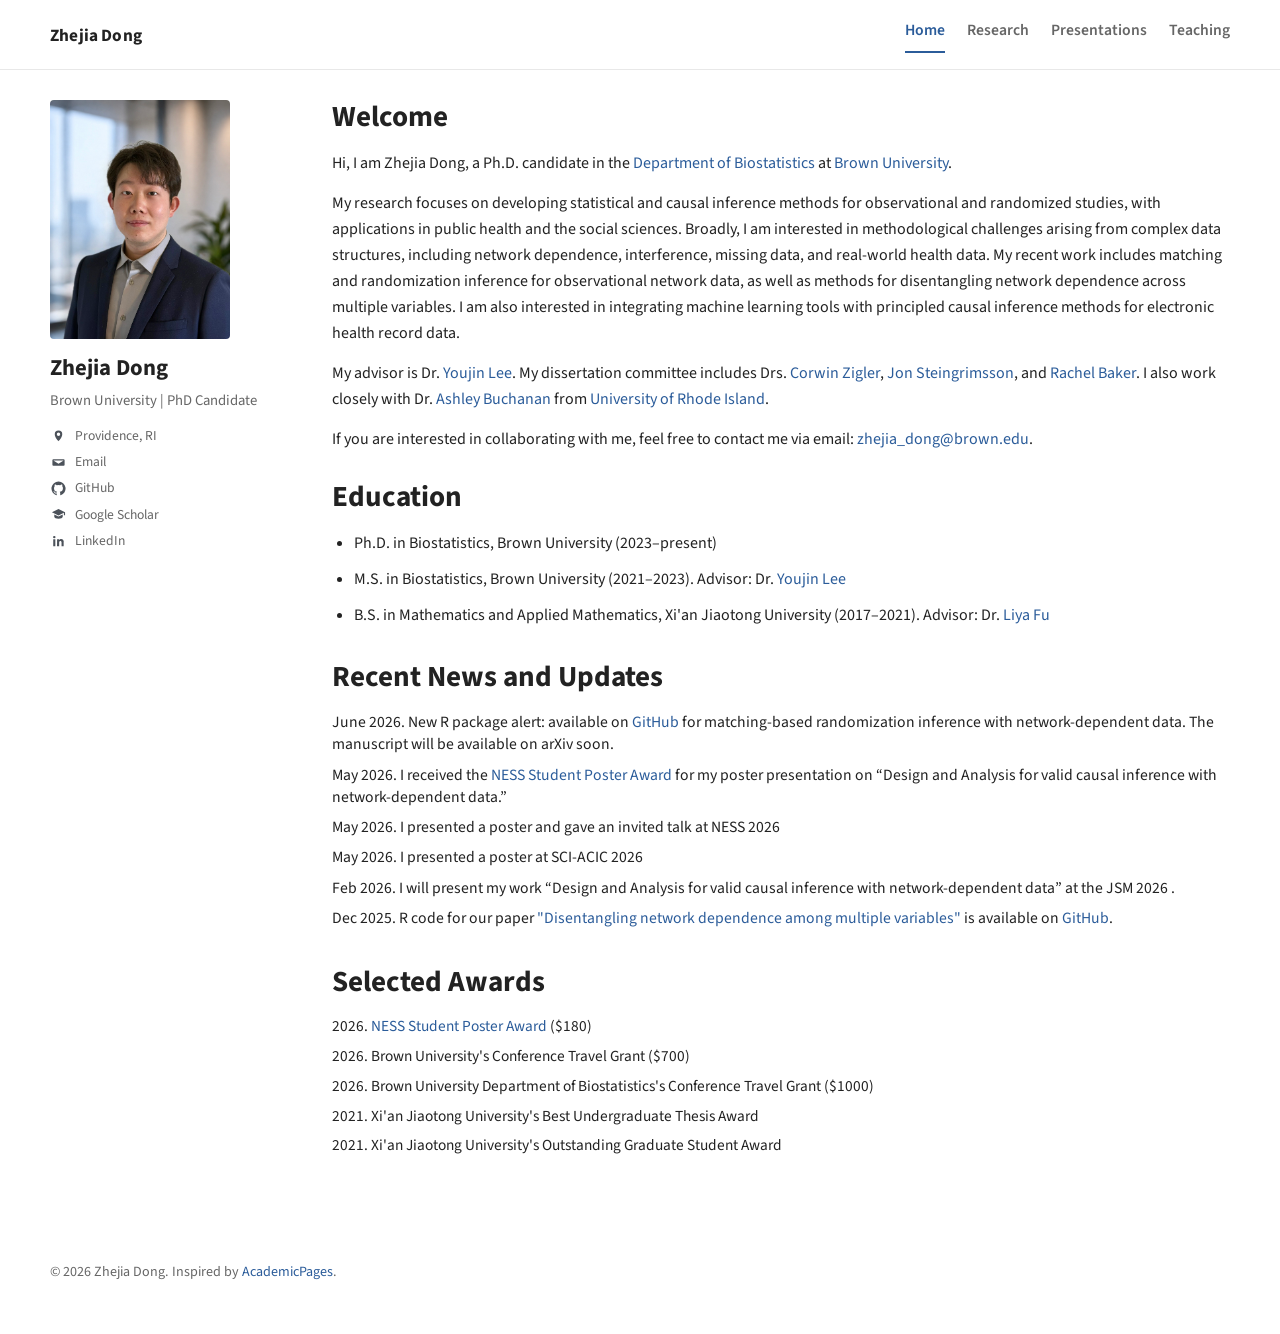
<file: index.html>
<!DOCTYPE html>
<html lang="en">
<head>
  <meta charset="UTF-8" />
  <meta name="viewport" content="width=device-width, initial-scale=1.0" />
  <title>Home | Zhejia Dong</title>
  <link rel="preconnect" href="https://fonts.googleapis.com">
  <link rel="preconnect" href="https://fonts.gstatic.com" crossorigin>
  <link href="https://fonts.googleapis.com/css2?family=Source+Sans+3:wght@400;600;700&display=swap" rel="stylesheet">
  <script>
    document.write('<link rel="stylesheet" href="assets/style.css?v=' + Date.now() + '">');
  </script>
</head>
<body data-page="home">
  <header class="site-header">
    <div class="site-header__inner">
      <a class="site-brand" href="index.html" data-brand-name>Zhejia Dong</a>
      <nav class="site-nav" aria-label="Main navigation">
        <a href="index.html" data-nav="home">Home</a>
        <a href="research.html" data-nav="research">Research</a>
        <a href="presentations.html" data-nav="presentations">Presentations</a>
        <a href="teaching.html" data-nav="teaching">Teaching</a>
      </nav>
    </div>
  </header>

  <main class="layout">
    <aside class="sidebar" aria-label="Profile sidebar">
      <div class="profile-card">
        <img class="profile-card__photo" src="assets/images/profile.jpg" alt="Zhejia Dong photo" data-profile-photo />
        <h1 class="profile-card__name" data-profile-name>Zhejia Dong</h1>
        <p class="profile-card__title" data-profile-title>Assistant Professor / Researcher</p>
        <ul class="profile-card__links" data-profile-links></ul>
      </div>
    </aside>

    <article class="content-column">
      <section class="content-panel hero-panel">
        <h2 class="content-panel__title">Welcome</h2>
        <div class="rich-text" data-home-intro></div>
      </section>

      <section class="content-panel">
        <h2 class="content-panel__title">Education</h2>
        <div class="card-list" data-education-list></div>
      </section>

      <section class="content-panel">
        <h2 class="content-panel__title">Recent News and Updates</h2>
        <div class="news-list" data-news-list></div>
      </section>

      <section class="content-panel">
        <h2 class="content-panel__title">Selected Awards</h2>
        <div class="news-list news-list--compact" data-awards-list></div>
      </section>
    </article>
  </main>

  <footer class="site-footer">
    <p data-site-footer></p>
  </footer>

  <script>
    const assetVersion = Date.now();
    document.write('<script src="assets/site-data.js?v=' + assetVersion + '"><\/script>');
    document.write('<script src="assets/home-data.js?v=' + assetVersion + '"><\/script>');
    document.write('<script src="assets/site.js?v=' + assetVersion + '"><\/script>');
  </script>
</body>
</html>
</file>
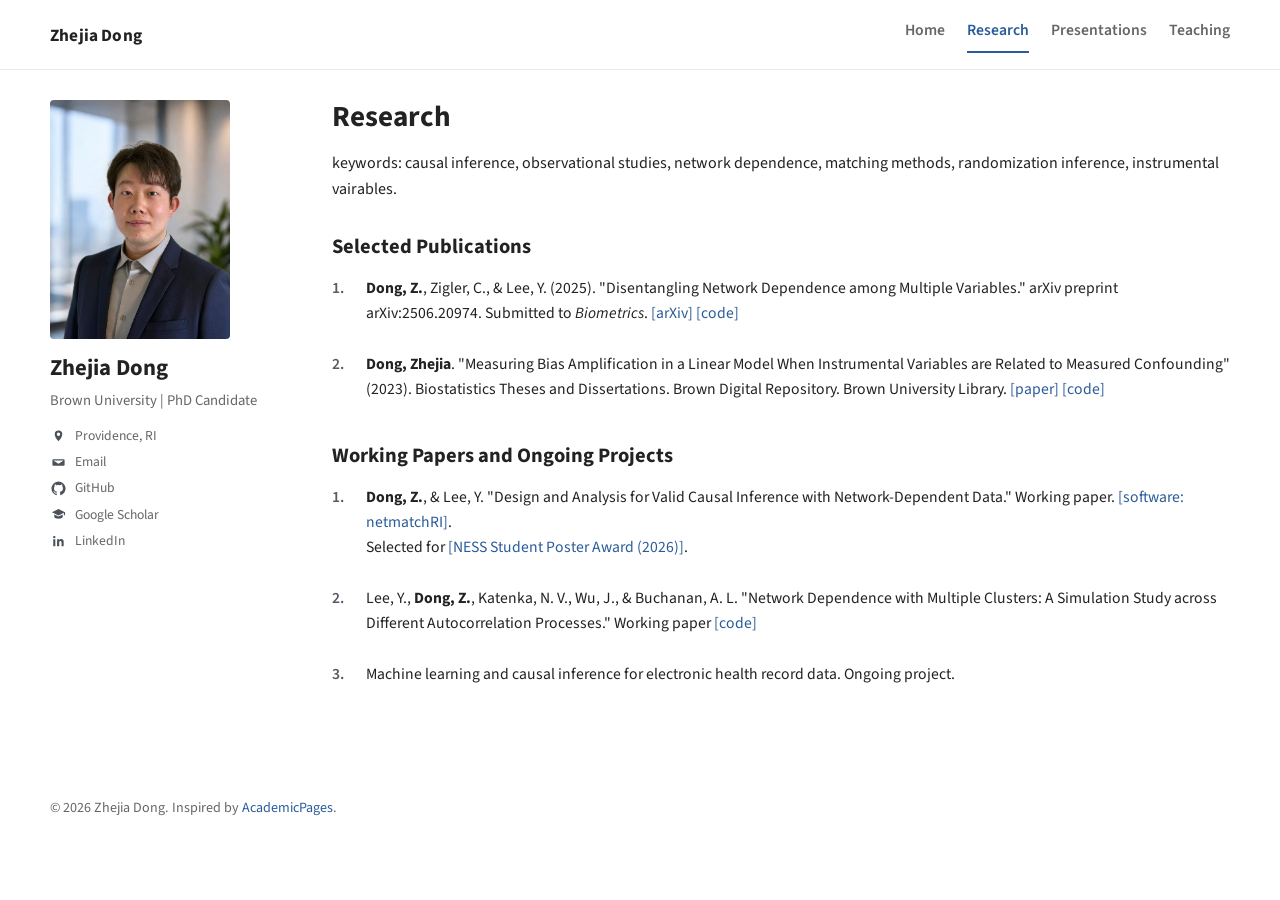
<file: research.html>
<!DOCTYPE html>
<html lang="en">
<head>
  <meta charset="UTF-8" />
  <meta name="viewport" content="width=device-width, initial-scale=1.0" />
  <title>Research | Zhejia Dong</title>
  <link rel="preconnect" href="https://fonts.googleapis.com">
  <link rel="preconnect" href="https://fonts.gstatic.com" crossorigin>
  <link href="https://fonts.googleapis.com/css2?family=Source+Sans+3:wght@400;600;700&display=swap" rel="stylesheet">
  <script>
    document.write('<link rel="stylesheet" href="assets/style.css?v=' + Date.now() + '">');
  </script>
</head>
<body data-page="research">
  <header class="site-header">
    <div class="site-header__inner">
      <a class="site-brand" href="index.html" data-brand-name>Zhejia Dong</a>
      <nav class="site-nav" aria-label="Main navigation">
        <a href="index.html" data-nav="home">Home</a>
        <a href="research.html" data-nav="research">Research</a>
        <a href="presentations.html" data-nav="presentations">Presentations</a>
        <a href="teaching.html" data-nav="teaching">Teaching</a>
      </nav>
    </div>
  </header>

  <main class="layout">
    <aside class="sidebar" aria-label="Profile sidebar">
      <div class="profile-card compact">
        <img class="profile-card__photo" src="assets/images/profile.jpg" alt="Zhejia Dong photo" data-profile-photo />
        <h1 class="profile-card__name" data-profile-name>Zhejia Dong</h1>
        <p class="profile-card__title" data-profile-title>Assistant Professor / Researcher</p>
        <ul class="profile-card__links" data-profile-links></ul>
      </div>
    </aside>

    <article class="content-column">
      <section class="content-panel">
        <h2 class="content-panel__title">Research</h2>
        <div class="rich-text" data-research-overview></div>
      </section>

      <section class="content-panel">
        <h3 class="content-panel__subtitle">Selected Publications</h3>
        <div class="card-list" data-publication-list></div>
      </section>

      <section class="content-panel">
        <h3 class="content-panel__subtitle">Working Papers and Ongoing Projects</h3>
        <div class="card-list" data-project-list></div>
      </section>
    </article>
  </main>

  <footer class="site-footer">
    <p data-site-footer></p>
  </footer>

  <script>
    const assetVersion = Date.now();
    document.write('<script src="assets/site-data.js?v=' + assetVersion + '"><\/script>');
    document.write('<script src="assets/research-data.js?v=' + assetVersion + '"><\/script>');
    document.write('<script src="assets/site.js?v=' + assetVersion + '"><\/script>');
  </script>
</body>
</html>
</file>
<file: assets/style.css>
:root {
  --bg: #ffffff;
  --text: #222222;
  --muted: #666666;
  --line: #e8e8e8;
  --accent: #2b5c9a;
  --max-width: 1180px;
  --sidebar-width: 240px;
}

* { box-sizing: border-box; }
html { scroll-behavior: smooth; }
body {
  margin: 0;
  font-family: 'Source Sans 3', -apple-system, BlinkMacSystemFont, 'Segoe UI', sans-serif;
  background: var(--bg);
  color: var(--text);
  line-height: 1.62;
}

a {
  color: var(--accent);
  text-decoration: none;
}

a:hover {
  text-decoration: underline;
}

.site-header {
  background: #ffffff;
  border-bottom: 1px solid var(--line);
}

.site-header__inner,
.layout,
.site-footer {
  width: min(calc(100% - 40px), var(--max-width));
  margin: 0 auto;
}

.site-header__inner {
  display: flex;
  justify-content: space-between;
  align-items: center;
  gap: 24px;
  padding: 18px 0 16px;
}

.site-brand {
  color: var(--text);
  font-size: 1.08rem;
  font-weight: 700;
  letter-spacing: 0.01em;
}

.site-nav {
  display: flex;
  flex-wrap: wrap;
  gap: 22px;
}

.site-nav a {
  color: var(--muted);
  font-size: 0.98rem;
  font-weight: 600;
  padding-bottom: 8px;
  border-bottom: 2px solid transparent;
}

.site-nav a.is-active {
  color: var(--accent);
  border-color: var(--accent);
}

.layout {
  display: grid;
  grid-template-columns: minmax(210px, var(--sidebar-width)) minmax(0, 1fr);
  gap: 42px;
  padding: 30px 0 54px;
  align-items: start;
}

.sidebar {
  position: sticky;
  top: 28px;
}

.profile-card {
  padding: 0;
}

.profile-card__photo {
  width: 100%;
  max-width: 180px;
  height: auto;
  display: block;
  margin: 0 0 16px;
  border-radius: 4px;
  object-fit: cover;
}

.profile-card__name {
  margin: 0 0 8px;
  font-size: 1.42rem;
  line-height: 1.15;
  font-weight: 700;
}

.profile-card__title {
  margin: 0 0 14px;
  color: var(--muted);
  font-size: 0.92rem;
}

.profile-card__links {
  list-style: none;
  margin: 0;
  padding: 0;
}

.profile-card__links li {
  display: flex;
  align-items: center;
  gap: 9px;
  margin: 0 0 8px;
  color: var(--muted);
  font-size: 0.85rem;
  line-height: 1.35;
}

.profile-card__links span.label {
  display: inline-block;
  min-width: 78px;
  color: var(--text);
  font-weight: 700;
}

.profile-card__links a {
  color: var(--muted);
}

.profile-card__links a:hover {
  color: var(--accent);
}

.profile-link-icon {
  display: inline-flex;
  width: 16px;
  min-width: 16px;
  justify-content: center;
  align-items: center;
  color: #4c525a;
  line-height: 1;
}

.profile-link-icon svg {
  width: 15px;
  height: 15px;
  fill: currentColor;
}

.profile-link-icon--text {
  font-size: 0.9rem;
  font-weight: 700;
}

.content-column {
  min-width: 0;
}

.content-panel {
  padding: 0;
  margin: 0 0 32px;
}

.hero-panel {
  margin-bottom: 28px;
}

.content-panel__title,
.content-panel__subtitle {
  margin: 0 0 16px;
  color: var(--text);
  line-height: 1.2;
}

.content-panel__title {
  font-size: 1.82rem;
  font-weight: 700;
}

.content-panel__subtitle {
  font-size: 1.28rem;
  font-weight: 700;
  margin-top: 26px;
}

.rich-text p {
  margin: 0 0 14px;
  font-size: 1rem;
}

.news-list {
  display: block;
}

.news-item {
  padding: 0 0 4px;
  border-top: 0;
}

.news-item + .news-item {
  margin-top: 4px;
}

.news-item:first-child {
  padding-top: 0;
}

.news-item__lead {
  margin: 0;
  font-size: 0.98rem;
  line-height: 1.42;
}

.news-item__date {
  color: #555b63;
}

.news-item__label {
  font-weight: 700;
}

[data-news-list] .news-item,
[data-awards-list] .news-item {
  padding-bottom: 4px;
}

[data-news-list] .news-item + .news-item,
[data-awards-list] .news-item + .news-item {
  margin-top: 4px;
}

[data-news-list] .news-item__lead,
[data-awards-list] .news-item__lead {
  line-height: 1.42;
}

.news-item__details {
  margin: 6px 0 0 22px;
  padding-left: 18px;
  color: #4e555d;
  font-size: 0.96rem;
  font-style: italic;
}

.news-list--compact .news-item {
  padding: 0 0 4px;
}

.news-list--compact .news-item + .news-item {
  margin-top: 4px;
}

.news-list--compact .news-item__lead {
  font-size: 0.96rem;
  line-height: 1.42;
}

.timeline-list,
.card-list {
  display: block;
}

.numbered-list {
  counter-reset: item;
}

.numbered-list > .info-card,
.numbered-list > .presentation-item {
  position: relative;
  padding-left: 34px;
}

.numbered-list > .info-card::before,
.numbered-list > .presentation-item::before {
  counter-increment: item;
  content: counter(item) ".";
  position: absolute;
  left: 0;
  top: 12px;
  width: 24px;
  color: #555b63;
  font-size: 0.98rem;
  font-weight: 600;
  line-height: 1.4;
}

.numbered-list > .info-card:first-child::before,
.numbered-list > .presentation-item:first-of-type::before {
  top: 4px;
}

.numbered-list > .info-card.info-card--simple {
  display: grid;
  grid-template-columns: 28px minmax(0, 1fr);
  column-gap: 6px;
  align-items: start;
  padding-left: 0;
}

.numbered-list > .presentation-item {
  display: grid;
  grid-template-columns: 28px minmax(0, 1fr);
  column-gap: 6px;
  align-items: start;
  padding-left: 0;
}

.numbered-list > .info-card.info-card--simple::before,
.numbered-list > .presentation-item::before {
  position: static;
  width: auto;
  line-height: 1.6;
}

.numbered-list > .info-card.info-card--simple .info-card__plain,
.numbered-list > .presentation-item > * {
  grid-column: 2;
}

.simple-list {
  margin: 8px 0 0 0;
  padding-left: 22px;
}

.simple-list li {
  margin: 0 0 10px;
  font-size: 1rem;
  line-height: 1.6;
  font-weight: 400;
}

.simple-lines {
  margin: 4px 0 0;
}

.simple-lines__item {
  margin: 0 0 12px;
  font-size: 0.98rem;
  line-height: 1.6;
}

.timeline-item,
.info-card {
  padding: 0 0 12px;
  border: 0;
  background: transparent;
}

.info-card + .info-card,
.timeline-item + .timeline-item {
  margin-top: 16px;
}

.info-card--simple {
  padding: 0 0 10px;
}

.timeline-item:first-child,
.info-card:first-child {
  padding-top: 0;
}

.timeline-item__meta,
.info-card__meta {
  color: var(--muted);
  font-size: 0.92rem;
  margin-bottom: 6px;
}

.timeline-item__title,
.info-card__title {
  margin: 0 0 4px;
  font-size: 1.01rem;
  line-height: 1.35;
  font-weight: 600;
}

.info-card__title a {
  color: inherit;
  text-decoration: none;
}

.info-card__title a:hover {
  color: var(--accent);
  text-decoration: underline;
}

.timeline-item__body,
.info-card__body {
  margin: 0;
  font-size: 0.97rem;
}

.info-card__plain {
  margin: 0;
  font-size: 0.98rem;
  line-height: 1.6;
}

.info-card__award,
.info-card__note {
  margin: 3px 0 0;
  font-size: 0.9rem;
  line-height: 1.5;
}

.info-card__award {
  color: var(--text);
  font-weight: 500;
}

.info-card__note {
  color: var(--muted);
}

.pill-row {
  display: flex;
  flex-wrap: wrap;
  gap: 8px;
  margin-top: 10px;
}

.pill {
  display: inline-flex;
  align-items: center;
  border-radius: 999px;
  background: #f3f6fb;
  color: var(--accent);
  padding: 4px 10px;
  font-size: 0.82rem;
  font-weight: 600;
}

.link-row {
  display: flex;
  flex-wrap: wrap;
  gap: 12px;
  margin-top: 6px;
}

.link-row a {
  font-weight: 500;
  font-size: 0.9rem;
  text-decoration: none;
}

.link-row a:hover {
  text-decoration: underline;
}

.presentation-list {
  display: block;
}

.presentation-year {
  margin: 0 0 14px;
  font-size: 0.94rem;
  font-weight: 700;
  color: #4b5259;
}

.presentation-item {
  margin: 0 0 18px;
}

.presentation-item--simple {
  margin: 0 0 12px;
}

.presentation-line,
.presentation-title,
.presentation-body,
.presentation-award,
.presentation-note {
  margin: 0;
}

.presentation-line {
  font-size: 0.96rem;
  line-height: 1.55;
  color: #495058;
}

.presentation-line a {
  color: var(--accent);
  text-decoration: none;
}

.presentation-line a:hover {
  color: var(--accent);
  text-decoration: underline;
}

.presentation-body {
  margin-top: 4px;
  font-size: 0.96rem;
  line-height: 1.55;
  color: var(--text);
}

.presentation-month {
  font-weight: 500;
}

.presentation-tag {
  font-weight: 700;
}

.presentation-title {
  margin-top: 2px;
  font-size: 0.96rem;
  line-height: 1.55;
  color: var(--text);
}

.presentation-award,
.presentation-note {
  margin-top: 4px;
  font-size: 0.92rem;
}

.presentation-award {
  font-weight: 600;
}

.site-footer {
  padding: 0 0 36px;
  color: var(--muted);
  font-size: 0.88rem;
}

@media (max-width: 920px) {
  .layout {
    grid-template-columns: 1fr;
    gap: 28px;
  }

  .sidebar {
    position: static;
  }

  .profile-card__photo {
    max-width: 170px;
  }
}

@media (max-width: 640px) {
  .site-header__inner {
    flex-direction: column;
    align-items: flex-start;
    gap: 12px;
    padding: 16px 0 14px;
  }

  .site-brand {
    font-size: 0.98rem;
  }

  .site-nav {
    gap: 14px;
  }

  .site-nav a {
    font-size: 0.92rem;
    padding-bottom: 6px;
  }

  .layout {
    gap: 20px;
    padding-top: 22px;
  }

  .profile-card {
    display: grid;
    grid-template-columns: 76px minmax(0, 1fr);
    column-gap: 14px;
    row-gap: 6px;
    align-items: start;
  }

  .profile-card__photo {
    grid-row: 1 / span 3;
    width: 76px;
    max-width: 76px;
    margin: 0;
    border-radius: 999px;
  }

  .profile-card__name {
    margin: 2px 0 0;
    font-size: 1.1rem;
    line-height: 1.12;
  }

  .profile-card__title {
    margin: 0;
    font-size: 0.86rem;
    line-height: 1.35;
  }

  .profile-card__links {
    display: none;
  }

  .profile-link-icon {
    display: none;
  }

  .content-panel__title {
    font-size: 1.7rem;
  }

  .content-panel__subtitle {
    font-size: 1.28rem;
  }

  .rich-text p,
  .news-item__lead,
  .presentation-line,
  .presentation-title,
  .timeline-item__body,
  .info-card__body {
    font-size: 0.96rem;
  }
}
</file>
